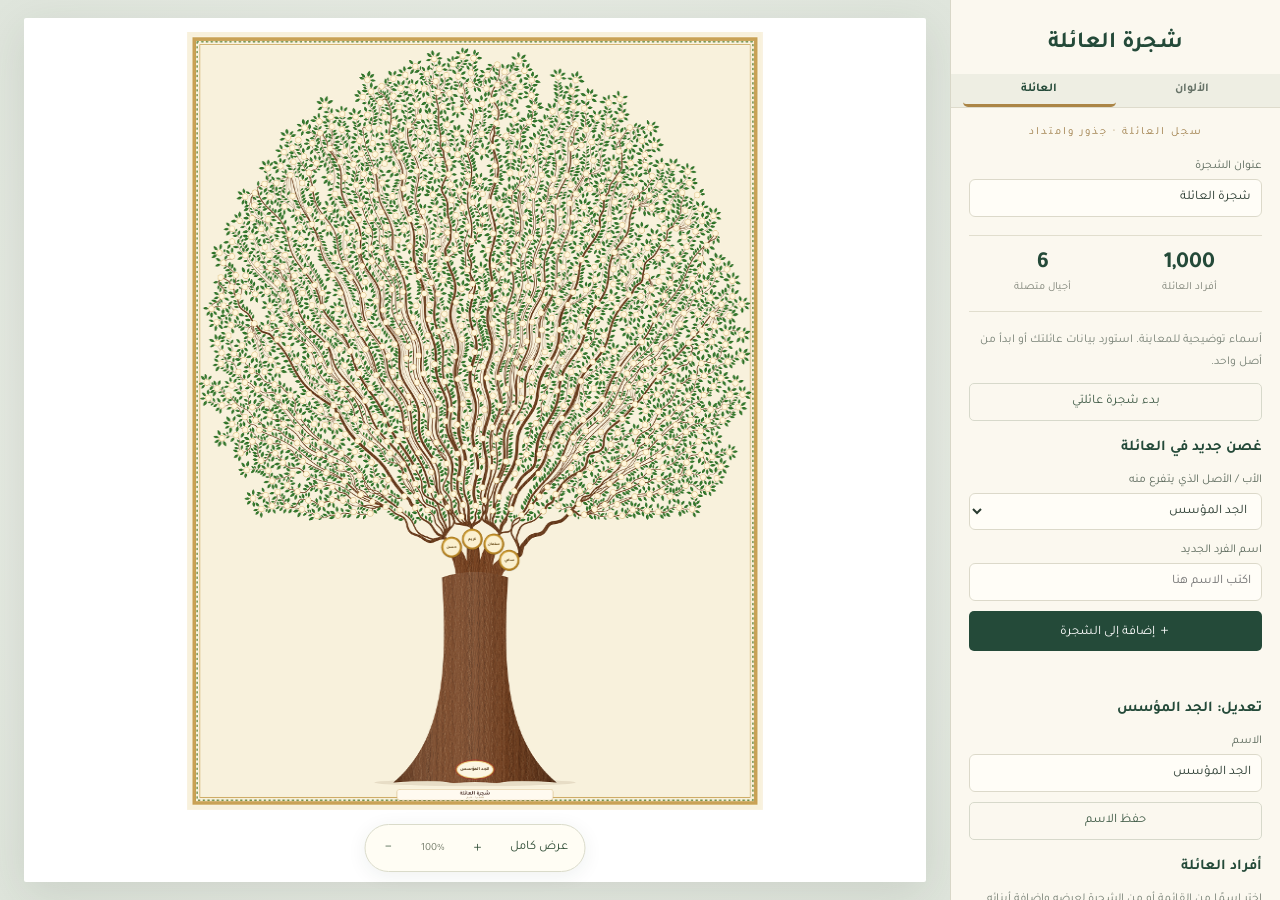
<file: index.html>
<!doctype html>
<html lang="ar" dir="rtl">
  <head>
    <meta charset="utf-8">
    <meta name="viewport" content="width=device-width, initial-scale=1">
    <title>شجرة العائلة</title>
    <meta http-equiv="refresh" content="0;url=tree_trunk.html">
    <script>
      window.location.replace('tree_trunk.html');
    </script>
  </head>
  <body>
    <p><a href="tree_trunk.html">فتح شجرة العائلة</a></p>
  </body>
</html>
</file>
<file: natural-tree.css>
:root { --forest: #244a39; --gold: #ab8546; --paper: #fbf8ef; }
body { background: #e9ece5; color: #293a30; }
#container { flex-direction: row-reverse; }
#sidebar { width: 330px; flex-shrink: 0; background: var(--paper); border: 0; border-left: 1px solid #d8d7c8; box-shadow: none; }
#sidebar > h2 { padding: 22px 16px 8px; font-size: 23px; color: var(--forest); }
#canvas-container { padding: 24px; min-width: 0; background: radial-gradient(ellipse at center, #f4f5ef, #dfe5dc); }
canvas { border: 0; border-radius: 2px; box-shadow: 0 12px 45px #253b2520; max-width: 100%; touch-action: none; }
.tabs { background: #eeeee3; padding: 0 12px; border-color: #dedbcc; }
.tabs .tab-btn { font-size: 12px; min-width: 50px; color: #677368; }
.tabs .tab-btn.active { color: var(--forest); border-color: var(--gold); background: transparent; }
.tabs .tab-btn:not([data-primary]) { display: none; }
.tabs.advanced .tab-btn { display: block; }
.tab-content { padding: 18px; }
.section-title { color: var(--forest); font-size: 15px; border: 0; margin: 18px 0 10px; }
button { background: var(--forest); font-size: 13px; padding: 10px; margin-top: 0; }
button:hover { background: #37634d; }
button:focus-visible, input:focus-visible, select:focus-visible { outline: 2px solid #af8846; outline-offset: 3px; }
.natural-muted { color: #778075; font-size: 12px; line-height: 1.8; }
.natural-kicker { color: #9c7b46; font-size: 11px; letter-spacing: 2px; text-align: center; margin-bottom: 20px; }
.natural-field { display: block; font-size: 12px; margin: 13px 0 6px; color: #5d6a5d; }
.natural-input { width: 100%; padding: 10px; border: 1px solid #dcd9ca; border-radius: 6px; background: #fffdf7; color: #293a30; font: inherit; font-size: 13px; }
.natural-row { display: flex; gap: 7px; margin-top: 10px; }
.natural-secondary { background: transparent; color: #415c48; border: 1px solid #d7d9cb; }
.natural-secondary:hover { background: #e9ecdf; }
.natural-stats { display: flex; justify-content: space-around; text-align: center; padding: 14px 0; margin: 18px 0; border-block: 1px solid #e1dece; }
.natural-stats strong { display: block; font-size: 23px; color: var(--forest); }
.natural-stats span { font-size: 11px; color: #7d8276; }
#natural-status { min-height: 23px; margin-top: 8px; font-size: 12px; color: #556e3a; }
.tree-view-container { background: #fffdf8; max-height: 230px; border-color: #e2dece; }
.natural-person { display: block; text-align: right; width: 100%; margin: 2px 0; padding: 7px 8px; font-size: 12px; background: transparent; color: #475849; border: 1px solid transparent; }
.natural-person:hover { background: #edf0e4; }
.natural-person[aria-pressed="true"] { background: #e7eedf; border-color: #afbd9c; }
.natural-person small { color: #8a907e; margin-right: 6px; }
.natural-details { margin-top: 20px; border-top: 1px solid #e0dccb; padding-top: 12px; }
.natural-details summary { cursor: pointer; color: #7b806e; font-size: 12px; }
.natural-toolbar { position: absolute; bottom: 28px; left: 50%; transform: translateX(-50%); display: flex; gap: 4px; align-items: center; padding: 6px; background: #fffdf4ed; border: 1px solid #dadbca; border-radius: 30px; box-shadow: 0 4px 20px #23352412; direction: ltr; }
.natural-toolbar button { width: auto; min-width: 34px; padding: 7px 11px; background: transparent; color: #34513a; border-radius: 20px; white-space: nowrap; }
.natural-toolbar button:hover { background: #e9ecde; }
#natural-zoom { min-width: 46px; font-size: 11px; text-align: center; color: #79806f; }
#zoom-info { display: none; }
#sidebar > div:last-child { display: none; }
.natural-legend { display: flex; flex-wrap: wrap; justify-content: center; gap: 8px 16px; font-size: 11px; color: #7b816e; margin: 12px 0; }
.natural-legend span::before { content: ''; display: inline-block; width: 10px; height: 10px; border-radius: 50%; margin-left: 5px; vertical-align: -1px; }
.natural-legend .trunk::before { width: 14px; height: 8px; background: #fbf3dc; border: 2px solid #d4ad5a; }
.natural-legend .medal::before { background: #f2c65a; border: 2px solid #d39a2c; }
.natural-legend .rose::before { background: #fff7de; box-shadow: 0 0 0 2px #d2ac5c; }
.natural-legend .leaf::before { width: 14px; height: 8px; border-radius: 10px 0; background: linear-gradient(160deg, #4a8a37 50%, #2f6b28 50%); }
.natural-check { display: flex; gap: 8px; align-items: flex-start; line-height: 1.6; cursor: pointer; }
.natural-check input { margin-top: 4px; accent-color: var(--forest); }
@media (max-width: 760px) {
  html, body { height: auto; overflow: auto; }
  #container { flex-direction: column; height: auto; min-height: 100vh; width: 100%; }
  #canvas-container { order: -1; height: 66vh; min-height: 390px; flex: none; padding: 12px; }
  #sidebar { width: 100%; overflow: visible; }
  .natural-toolbar { bottom: 18px; }
}
</file>
